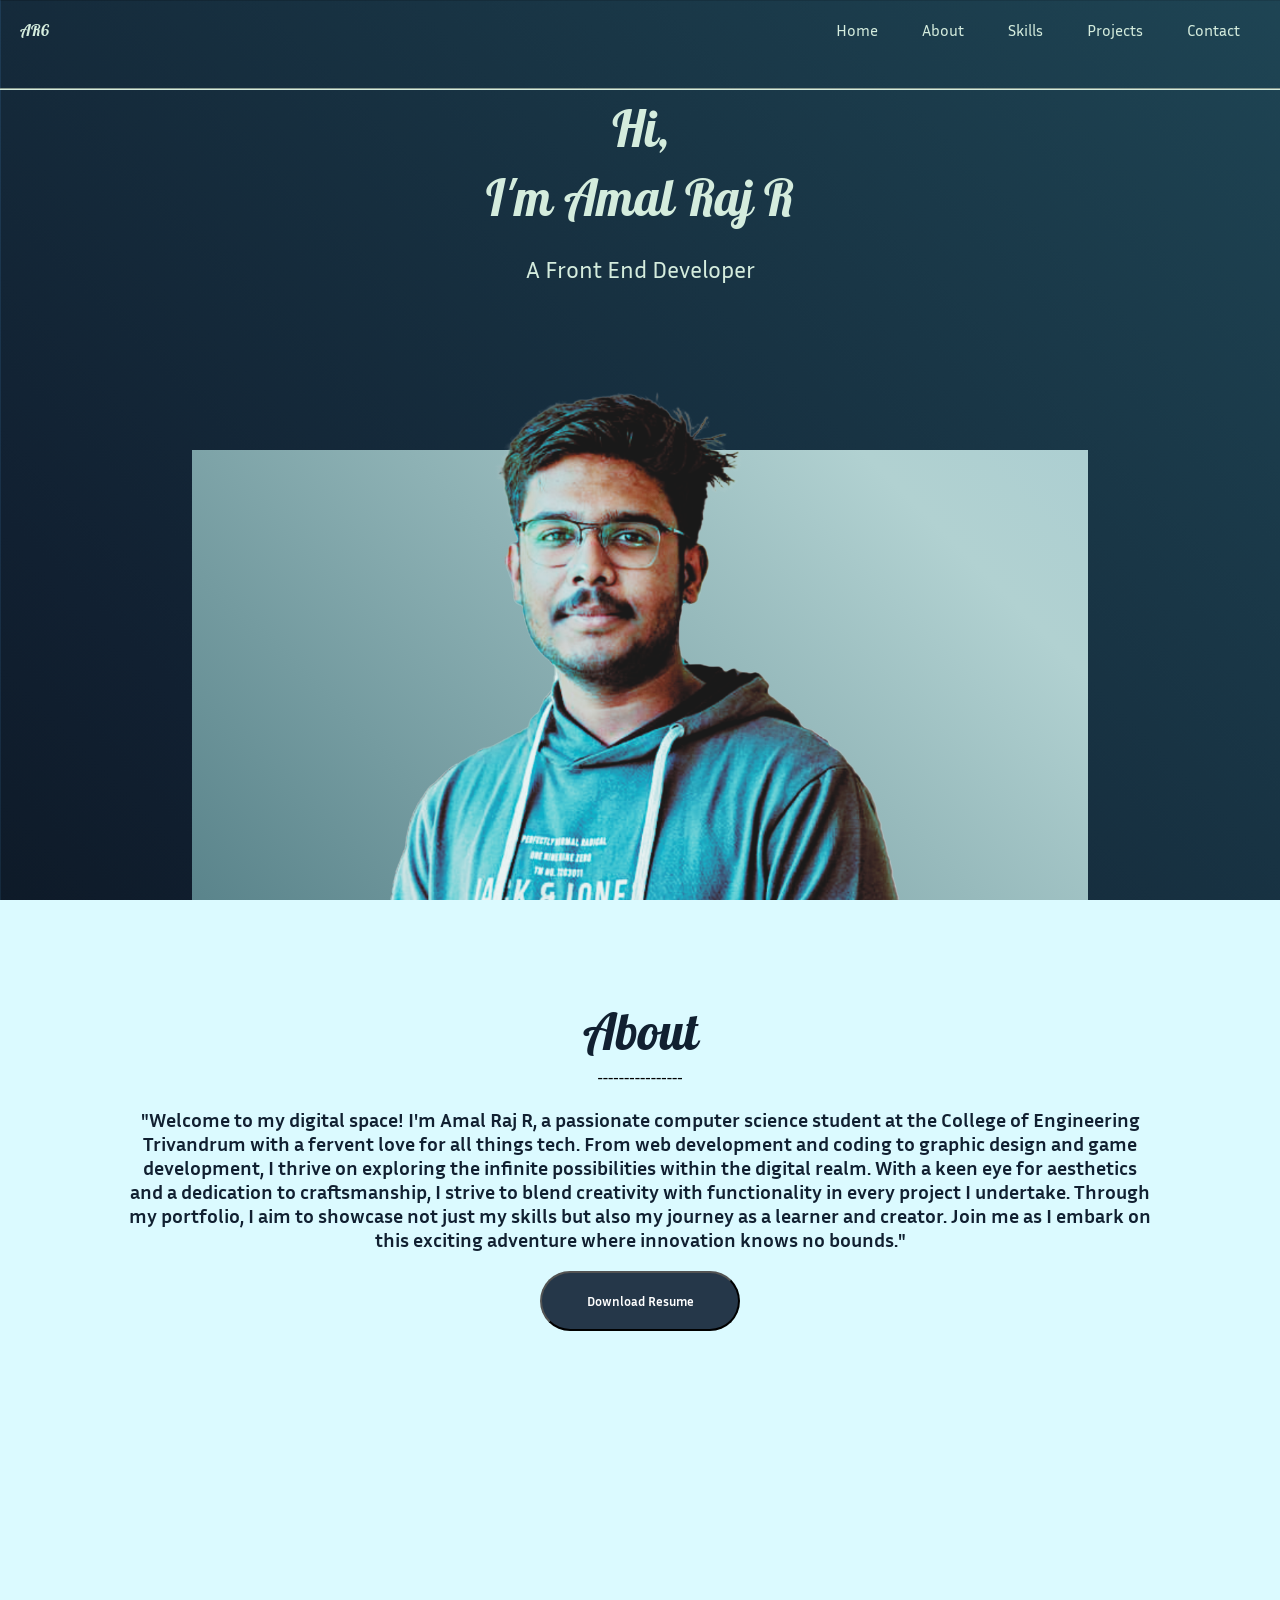
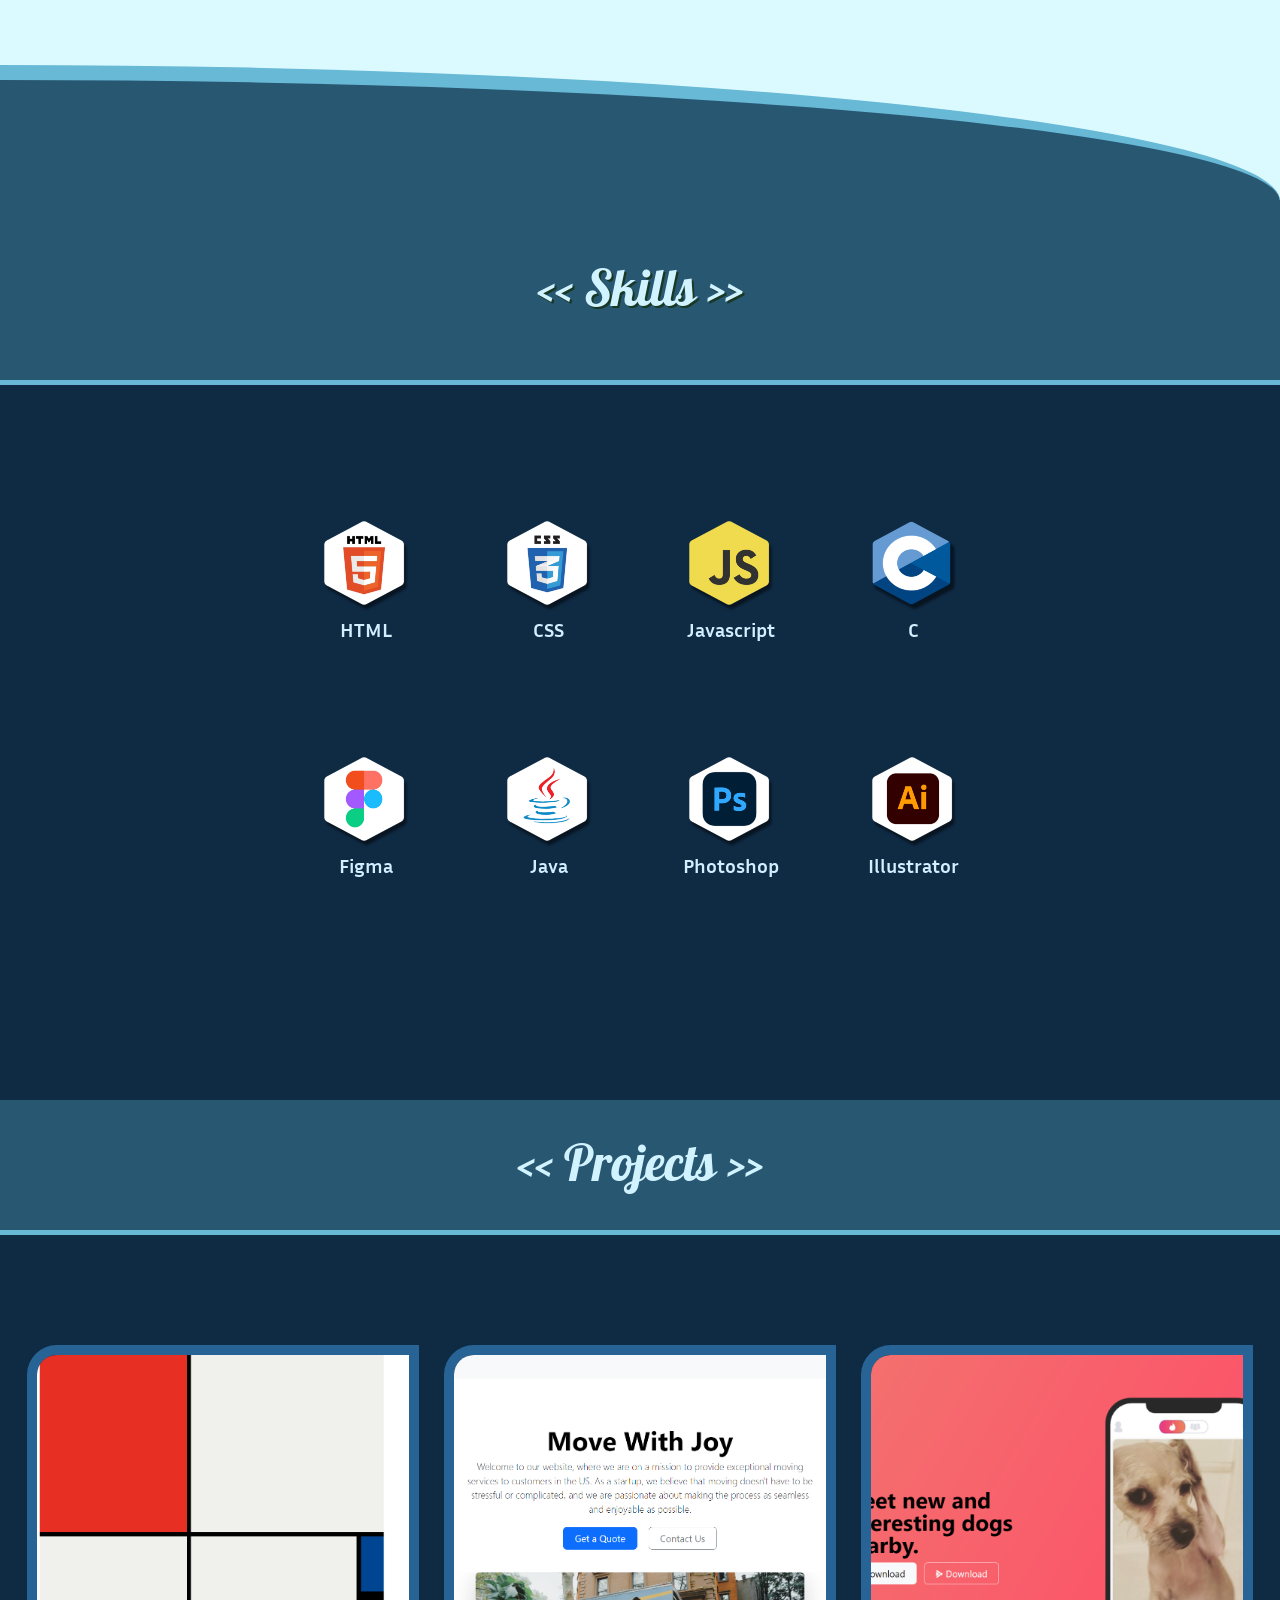
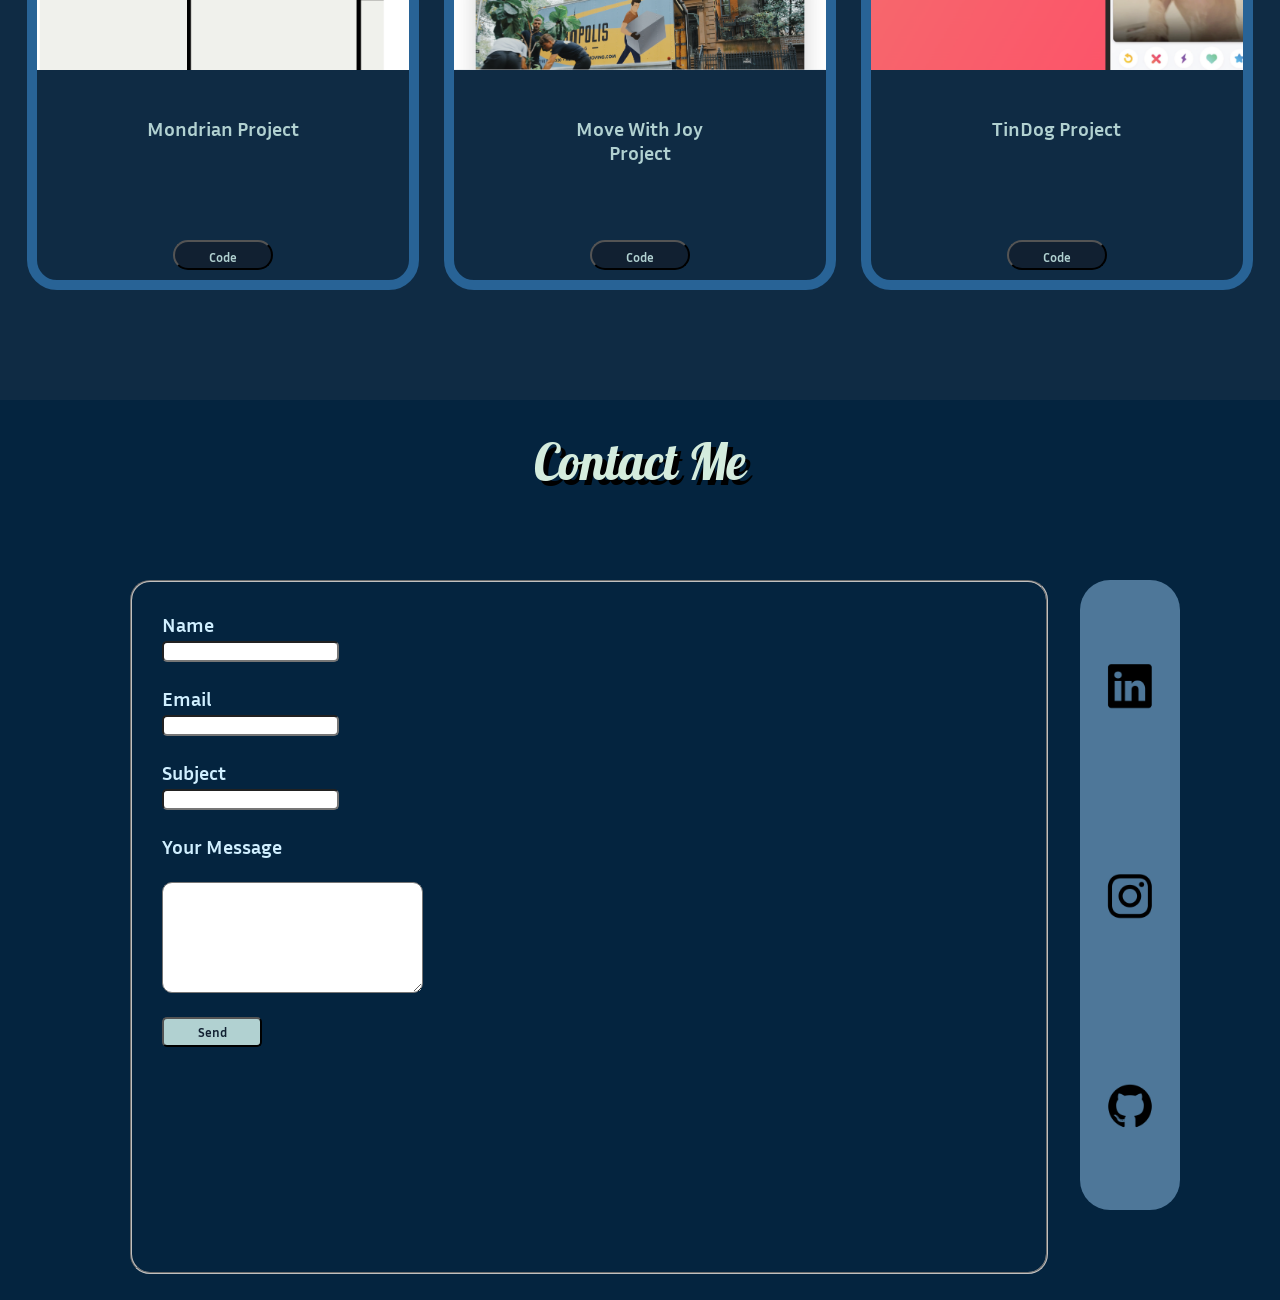
<file: index.html>
<!DOCTYPE html>
<html lang="en">
<head>
    <meta charset="UTF-8">
    <meta name="viewport" content="width=device-width, initial-scale=1.0">
    <title>Portfolio-AR6</title>
    <link rel="stylesheet" href="./style.css" />
    <link rel="preconnect" href="https://fonts.googleapis.com">
<link rel="preconnect" href="https://fonts.gstatic.com" crossorigin>
<link href="https://fonts.googleapis.com/css2?family=Borel&family=Caveat&family=Libre+Baskerville&family=Mansalva&family=Miniver&family=Pattaya&display=swap" rel="stylesheet">
<link rel="preconnect" href="https://fonts.googleapis.com">
<link rel="preconnect" href="https://fonts.gstatic.com" crossorigin>
<link href="https://fonts.googleapis.com/css2?family=Borel&family=Caveat&family=Fredoka:wght@300..700&family=Inria+Sans:ital,wght@0,300;0,400;0,700;1,300;1,400;1,700&family=Libre+Baskerville&family=Mansalva&family=Miniver&family=Pattaya&display=swap" rel="stylesheet">
</head>
<body>
<!-- Page 1 -->
<div class="page1" id="pg1">

    <div class="mainelement-container">
    
        <div class="brand-logo">AR6</div>

        <div class="title">
            <h1>Hi,</h1>
            <h1>I'm Amal Raj R</h1>
            <h2>A Front End Developer</h2>   
        </div>

        <div class="profile-container">
            <img src="./Assets/Amal_porfolio.png" class="profile" alt="profile picture" />
        </div>

    </div>
   
    <nav class="navbar">
        <div class="contents-button grouped" >
            <div class="content-line"></div>
            <div class="content-line"></div>
            <div class="content-line"></div>
            
        </div>
        
        <a href="#pg1">Home</a>
        <a href="#pg2">About</a>
        <a href="#pg3">Skills</a>
        <a href="#pg4">Projects</a>
        <a href="#pg5">Contact</a>
    </nav>

    <div class="contents-button ungrouped" >
        <div class="content-line"></div>
        <div class="content-line"></div>
        <div class="content-line"></div>
        
    </div>

    <div class="bgart1"></div>
       
</div>
<!--Page2-->
<div class="page2" id="pg2">
      
    <div class="title">
            <div class="Initial-heading">
            <h1>About</h1>
            ----------------
            </div>
        <div class="about-content">
            <p>"Welcome to my digital space! I'm Amal Raj R, a passionate computer science student at the College of Engineering Trivandrum with a fervent love for all things tech. From web development and coding to graphic design and game development, I thrive on exploring the infinite possibilities within the digital realm. With a keen eye for aesthetics and a dedication to craftsmanship, I strive to blend creativity with functionality in every project I undertake. Through my portfolio, I aim to showcase not just my skills but also my journey as a learner and creator. Join me as I embark on this exciting adventure where innovation knows no bounds."</p>
            <div class="resume-btn">
                <button>
                    
                    
                    <a id="downloadLink" href="./Assets/Resume1.pdf" download="portfolio.pdf" >
                      Download Resume</a>
                </button>
            </div>
        </div>
    </div>
                
    
    <div class="bgart2"></div>
    
    
</div>

<div class="page3" id="pg3">
    
        
    
       
        
        <div class="bgart2">
            <h1>&lt;&lt; Skills &gt;&gt;</h1>
        </div>
        <div class="skillbox">
            <div class="each_logo">
                <div class="logo_image"><img src="./Assets/html_logo.png" class="skill_logo" alt="Html_logo"/></div>
                <div class="logo_text">HTML</div>
            </div>
            <div class="each_logo">
                <div class="logo_image"><img src="./Assets/CSS_logo.png" class="skill_logo" alt="Css_logo"/></div>
                <div class="logo_text">CSS</div>
            </div>
            <div class="each_logo">
                <div class="logo_image"><img src="./Assets/javascript_logo.png" class="skill_logo" alt="javascript"/></div>
                <div class="logo_text">Javascript</div>
            </div>
            <div class="each_logo">
                <div class="logo_image"><img src="./Assets/C_logo.png" class="skill_logo" alt="C_logo"/></div>
                <div class="logo_text">C</div>
            </div>
            
            <div class="each_logo">
                <div class="logo_image"><img src="./Assets/figma.png" class="skill_logo" alt="Figma_logo"/></div>
                <div class="logo_text">Figma</div>
            </div>

            <div class="each_logo">
                <div class="logo_image"><img src="./Assets/java.png" class="skill_logo" alt="Java_logo"/></div>
                <div class="logo_text">Java</div>
            </div>
            <div class="each_logo">
                <div class="logo_image"><img src="./Assets/photoshop.png" class="skill_logo" alt="Photoshop_logo"/></div>
                <div class="logo_text">Photoshop</div>
            </div>
            <div class="each_logo">
                <div class="logo_image"><img src="./Assets/illustrator_logo.png" class="skill_logo" alt="illustrator_logo"/></div>
                <div class="logo_text">Illustrator</div>
            </div>
            
            
            
            
        </div>
    
    
</div>

<div class="page4" id="pg4">
    
        
    
       
        <div class="bgart3">
            <h1>&lt;&lt; Projects &gt;&gt;</h1>
        </div>    
        <div class="project_display">
            <div class="project_container">
                <div class="project_image"><img src="./Assets/project1.png" class="Pimag" alt="Mondrian Project"/></div>
                <div class="project_title">
                    <a href="./SampleProjects/Mondrian_Project/index.html">Mondrian Project</a>
                </div>
                <button class="project_code"><a href="https://github.com/ar610/Mondrian_prioject">Code</a></button>
            </div>
            <div class="project_container">
                <div class="project_image"><img src="./Assets/project2.png" class="Pimag" alt="Move with joy Project"/></div>
                <div class="project_title">
                    <a href="./SampleProjects/Move_with_joy/index.html">Move With Joy Project</a>
                </div>
                <button class="project_code"><a href="https://github.com/ar610/Move_with_joy">Code</a></button>
            </div>
            <div class="project_container">
                <div class="project_image"><img src="./Assets/project3.png" class="Pimag" alt="TinDog Project"/></div>
                <div class="project_title">
                    <a href="./SampleProjects/TinDog_Project/index.html">TinDog Project</a>
                </div>
                <button class="project_code"><a href="https://github.com/ar610/TinDog_Project">Code</a></button>
            </div>
        </div>       
   
</div>


<div class="page5" id="pg5">
    
        <div class="last_title">
            Contact Me

        </div>
        
            <form class="contact_form">
                <fieldset>
                    <label>Name  &ensp; </label> <br><input type="text"> <br>
                    <br>
                    <label>Email  &ensp; </label><br><input type="text"> <br>
                    <br>
                    <label>Subject &ensp;  </label><br><input type="text"> <br>
                    <br>
                    <label>Your Message</Label>
                    <br>
                    <br>
                    <textarea cols="30" rows="7">
                    </textarea>
                    <br>
                    <button class="Message_btn">Send</button>
                </fieldset>
            </form>

        <div class="social">
            
            <a href="https://www.linkedin.com/in/amal-raj-r-0b1ab6292"><div class="social_icon"><img src="./Assets/linkedin.png" class="contact_icons" alt="linkedin logo"></div></a>
            <a href="https://www.instagram.com/amal_r_6?igsh=MXAzNXZlNGN5eGNscw=="><div class="social_icon"><img src="./Assets/instagram.png" class="contact_icons" alt="instagram logo"></div></a>
            <a href="https://github.com/ar610"><div class="social_icon"><img src="./Assets/github.png"  class="contact_icons" alt="github logo"></div></a>
    
        </div>
       
        
                
    
   

    
    
</div>      
            
          
            
        
    



<script src="https://ajax.googleapis.com/ajax/libs/jquery/3.7.1/jquery.min.js"></script>
<script src="./index.js" charset="UTF-8"></script>    
</body>
</html>
</file>
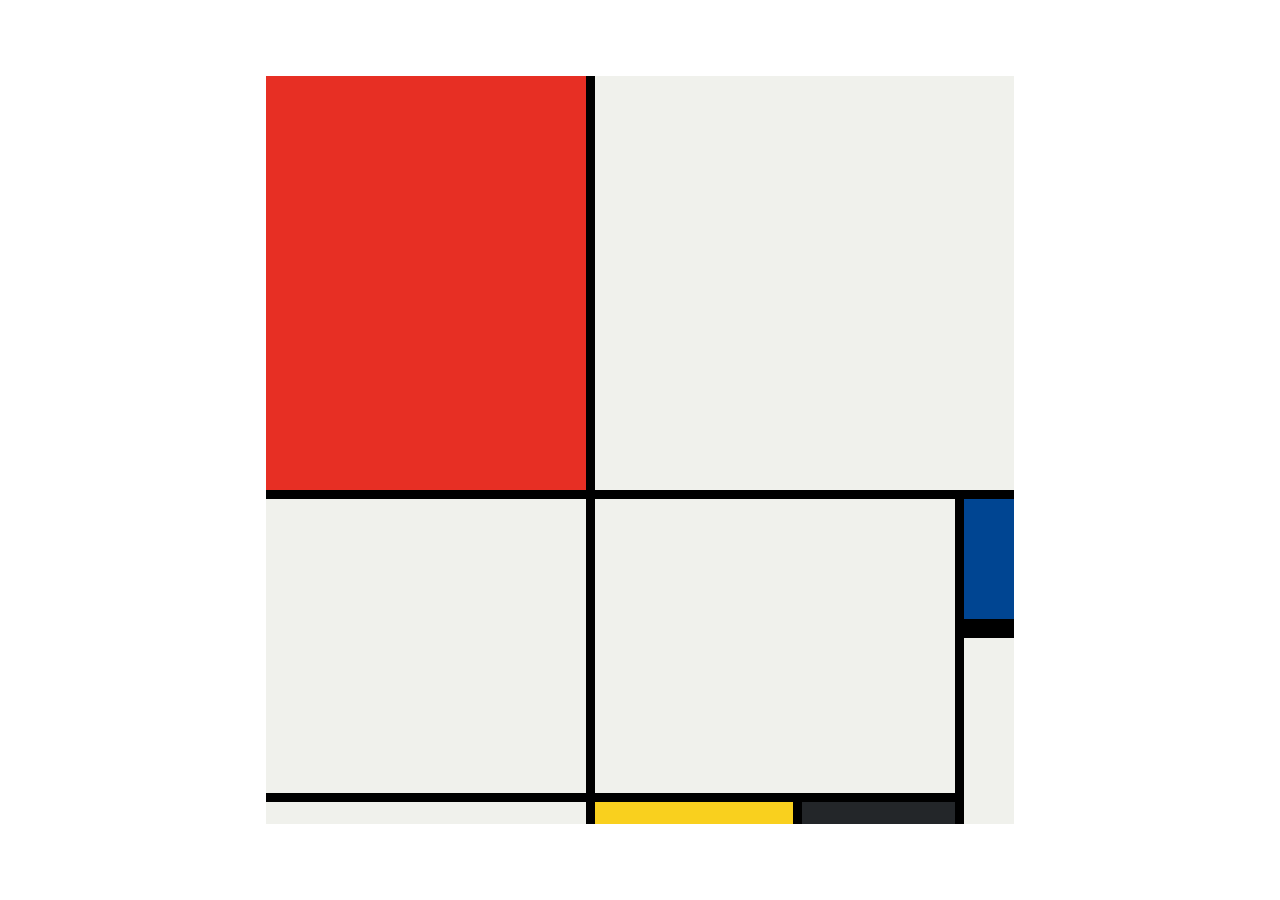
<file: SampleProjects/10.3 Mondrian Project/index.html>
<!DOCTYPE html>
<html lang="en">

<head>
  <meta charset="UTF-8">
  <meta name="viewport" content="width=device-width, initial-scale=1.0">
  <title>Mondrian Project</title>
  <style>
    /* 
    Write your CSS here 
    Line Colour: #000
    White: #F0F1EC
    Red: #E72F24
    Black: #232629
    Blue: #004592
    Yellow: #F9D01E
    */
    body {
      display: flex;
      justify-content: center;
      align-items: center;
      height: 100vh;
      margin: 0;
      padding: 0;
    }

    .container {
      height: 748px;
      width: 748px;
      display: grid;
      background-color: #000;
      grid-template-columns: 320px 198px 153px 50px;
      grid-template-rows: 414px 130px 155px 22px;
      gap: 9px;
    }

    .item {
      background-color: #F0F1EC;
    }

    .red {
      background-color: #E72F24;
    }

    .white1 {
      grid-column: span 3;
    }

    .white2 {
      grid-row: span 2;
    }

    .white3 {
      grid-area: 2 / 2 / 4 /4
    }

    .blue {
      background-color: #004592;
      border-bottom: 10px solid #000;
    }

    .white4 {
      grid-row: span 2;
    }

    .yellow {
      background-color: #F9D01E;
    }

    .black {
      background-color: #232629;
    }
  </style>
</head>

<body>
  <!-- Write your HTML here -->

  <div class="container">
    <div class="item red"></div>
    <div class="item white1"></div>
    <div class="item white2"></div>
    <div class="item white3"></div>

    <div class="item blue"></div>
    <div class="item white4"></div>

    <div class="item"></div>
    <div class="item yellow"></div>
    <div class="item black"></div>
  </div>
</body>

</html>
</file>
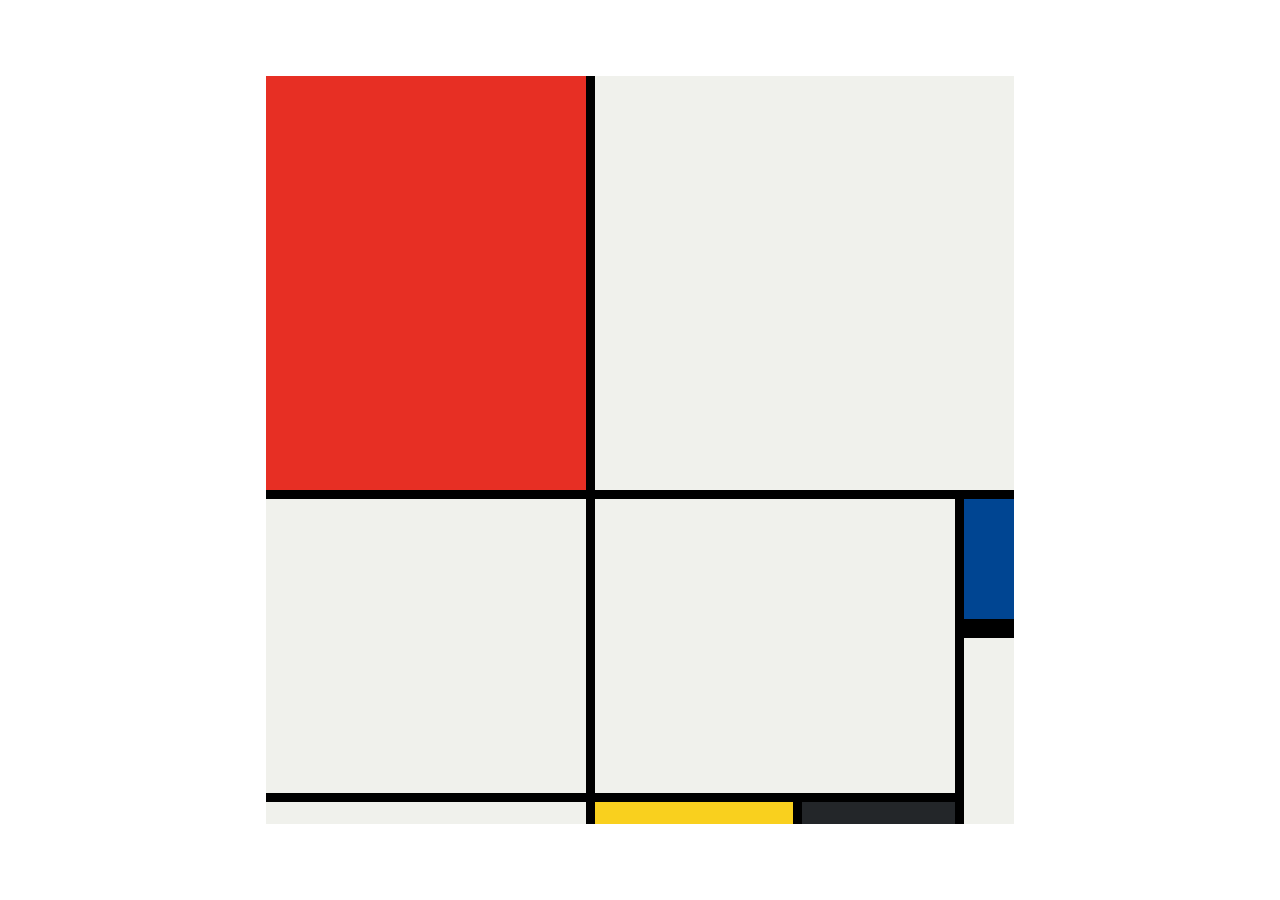
<file: SampleProjects/Mondrian_Project/index.html>
<!DOCTYPE html>
<html lang="en">

<head>
  <meta charset="UTF-8">
  <meta name="viewport" content="width=device-width, initial-scale=1.0">
  <title>Mondrian Project</title>
  <style>
   
    body {
      display: flex;
      justify-content: center;
      align-items: center;
      height: 100vh;
      margin: 0;
      padding: 0;
    }

    .container {
      height: 748px;
      width: 748px;
      display: grid;
      background-color: #000;
      grid-template-columns: 320px 198px 153px 50px;
      grid-template-rows: 414px 130px 155px 22px;
      gap: 9px;
    }

    .item {
      background-color: #F0F1EC;
    }

    .red {
      background-color: #E72F24;
    }

    .white1 {
      grid-column: span 3;
    }

    .white2 {
      grid-row: span 2;
    }

    .white3 {
      grid-area: 2 / 2 / 4 /4
    }

    .blue {
      background-color: #004592;
      border-bottom: 10px solid #000;
    }

    .white4 {
      grid-row: span 2;
    }

    .yellow {
      background-color: #F9D01E;
    }

    .black {
      background-color: #232629;
    }
  </style>
</head>

<body>
  

  <div class="container">
    <div class="item red"></div>
    <div class="item white1"></div>
    <div class="item white2"></div>
    <div class="item white3"></div>

    <div class="item blue"></div>
    <div class="item white4"></div>

    <div class="item"></div>
    <div class="item yellow"></div>
    <div class="item black"></div>
  </div>
</body>

</html>
</file>
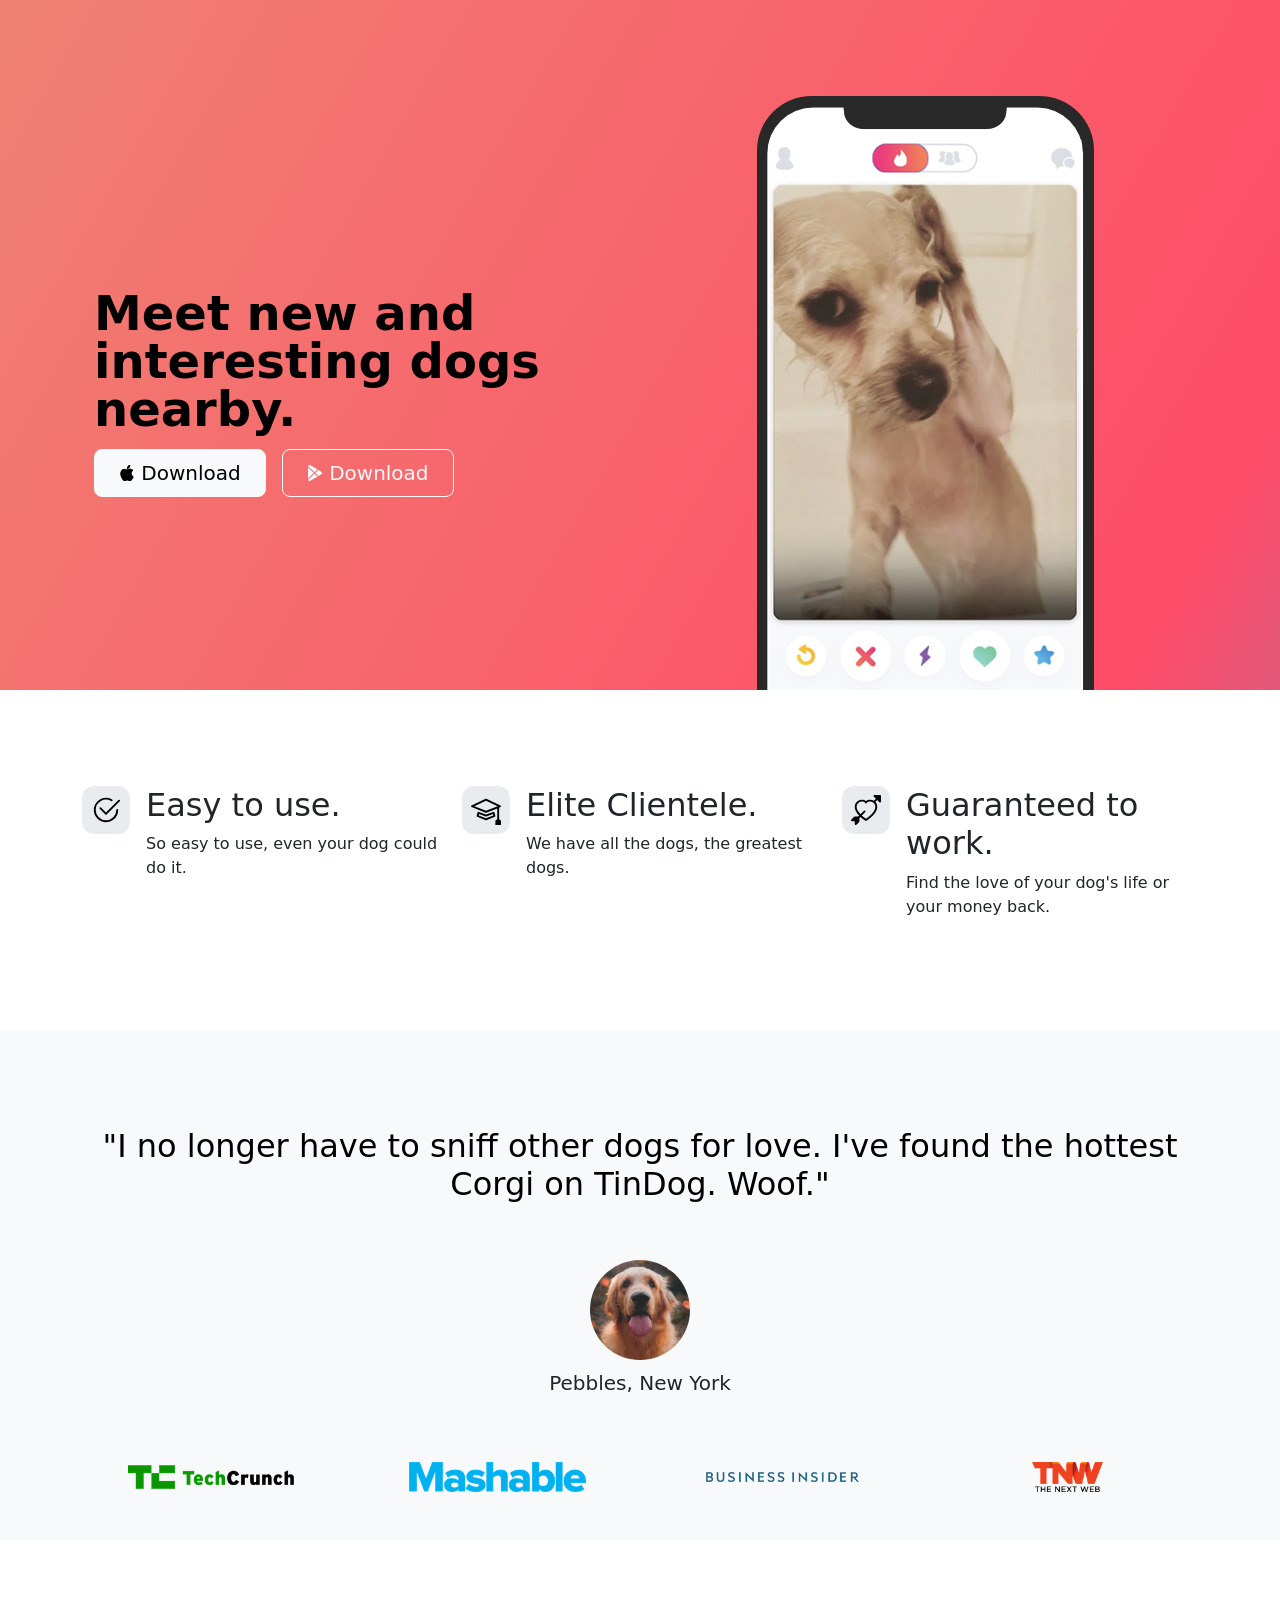
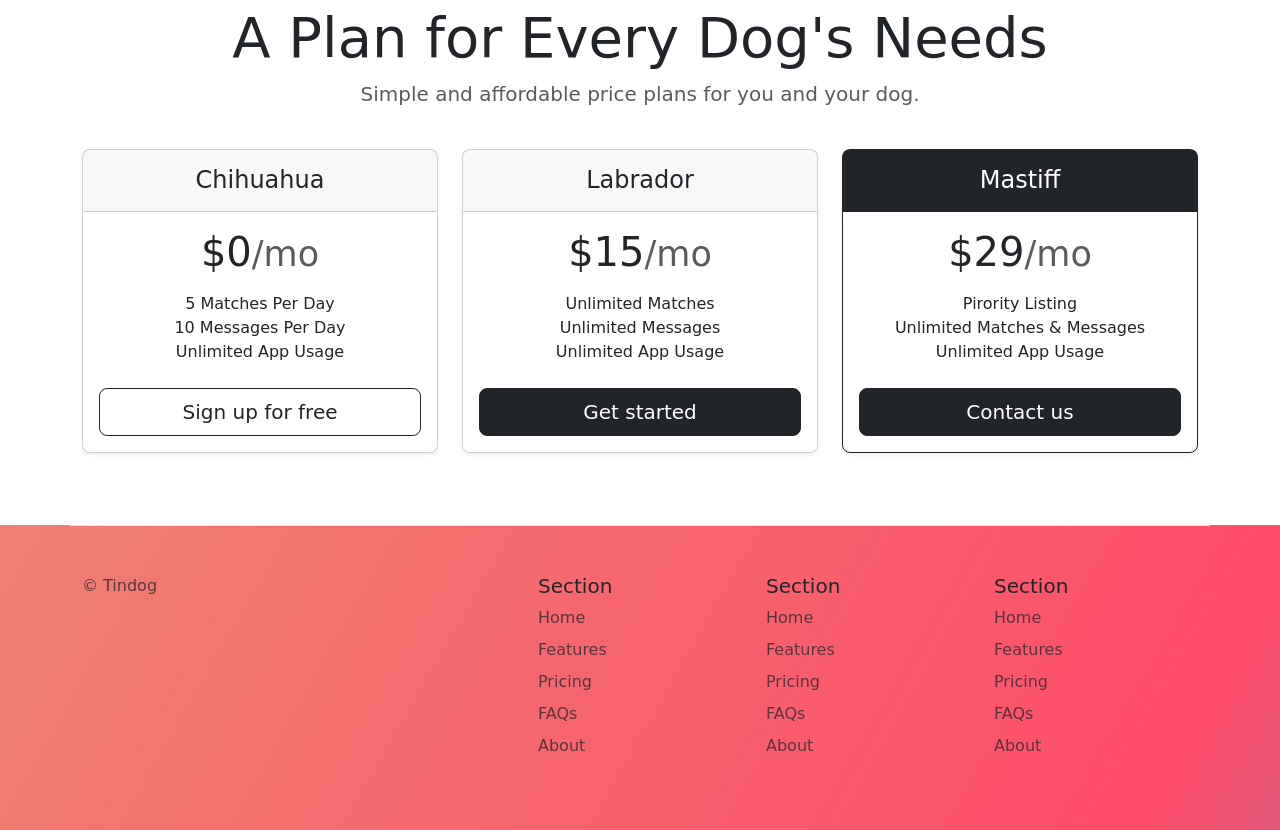
<file: SampleProjects/TinDog_Project/index.html>
<!DOCTYPE html>
<html lang="en">

<head>
  <meta charset="UTF-8">
  <meta name="viewport" content="width=device-width, initial-scale=1.0">
  <title>TinDog</title>
  <link href="https://cdn.jsdelivr.net/npm/bootstrap@5.3.0-alpha3/dist/css/bootstrap.min.css" rel="stylesheet"
    integrity="sha384-KK94CHFLLe+nY2dmCWGMq91rCGa5gtU4mk92HdvYe+M/SXH301p5ILy+dN9+nJOZ" crossorigin="anonymous">
  <link rel="stylesheet" href="./css/style.css">
</head>

<body>



  <section id="title" class="gradient-background">

    <div class="container col-xxl-8 px-4 pt-5">
      <div class="row flex-lg-row-reverse align-items-center g-5 pt-5">
        <div class="col-10 col-sm-8 col-lg-6">
          <img src="./images/iphone.png" class="d-block mx-lg-auto img-fluid" alt="Bootstrap Themes" height="200"
            loading="lazy">
        </div>
        <div class="col-lg-6">
          <h1 class="display-5 fw-bold text-body-emphasis lh-1 mb-3">Meet new and interesting dogs nearby.</h1>

          <div class="d-grid gap-2 d-md-flex justify-content-md-start">
            <button type="button" class="btn btn-light btn-lg px-4 me-md-2"><svg xmlns="http://www.w3.org/2000/svg"
                width="16" height="16" fill="currentColor" class="bi bi-apple mb-1" viewBox="0 0 16 16">
                <path
                  d="M11.182.008C11.148-.03 9.923.023 8.857 1.18c-1.066 1.156-.902 2.482-.878 2.516.024.034 1.52.087 2.475-1.258.955-1.345.762-2.391.728-2.43Zm3.314 11.733c-.048-.096-2.325-1.234-2.113-3.422.212-2.189 1.675-2.789 1.698-2.854.023-.065-.597-.79-1.254-1.157a3.692 3.692 0 0 0-1.563-.434c-.108-.003-.483-.095-1.254.116-.508.139-1.653.589-1.968.607-.316.018-1.256-.522-2.267-.665-.647-.125-1.333.131-1.824.328-.49.196-1.422.754-2.074 2.237-.652 1.482-.311 3.83-.067 4.56.244.729.625 1.924 1.273 2.796.576.984 1.34 1.667 1.659 1.899.319.232 1.219.386 1.843.067.502-.308 1.408-.485 1.766-.472.357.013 1.061.154 1.782.539.571.197 1.111.115 1.652-.105.541-.221 1.324-1.059 2.238-2.758.347-.79.505-1.217.473-1.282Z" />
                <path
                  d="M11.182.008C11.148-.03 9.923.023 8.857 1.18c-1.066 1.156-.902 2.482-.878 2.516.024.034 1.52.087 2.475-1.258.955-1.345.762-2.391.728-2.43Zm3.314 11.733c-.048-.096-2.325-1.234-2.113-3.422.212-2.189 1.675-2.789 1.698-2.854.023-.065-.597-.79-1.254-1.157a3.692 3.692 0 0 0-1.563-.434c-.108-.003-.483-.095-1.254.116-.508.139-1.653.589-1.968.607-.316.018-1.256-.522-2.267-.665-.647-.125-1.333.131-1.824.328-.49.196-1.422.754-2.074 2.237-.652 1.482-.311 3.83-.067 4.56.244.729.625 1.924 1.273 2.796.576.984 1.34 1.667 1.659 1.899.319.232 1.219.386 1.843.067.502-.308 1.408-.485 1.766-.472.357.013 1.061.154 1.782.539.571.197 1.111.115 1.652-.105.541-.221 1.324-1.059 2.238-2.758.347-.79.505-1.217.473-1.282Z" />
              </svg> Download</button>
            <button type="button" class="btn btn-outline-light btn-lg px-4"><svg xmlns="http://www.w3.org/2000/svg"
                width="16" height="16" fill="currentColor" class="bi bi-google-play mb-1" viewBox="0 0 16 16">
                <path
                  d="M14.222 9.374c1.037-.61 1.037-2.137 0-2.748L11.528 5.04 8.32 8l3.207 2.96 2.694-1.586Zm-3.595 2.116L7.583 8.68 1.03 14.73c.201 1.029 1.36 1.61 2.303 1.055l7.294-4.295ZM1 13.396V2.603L6.846 8 1 13.396ZM1.03 1.27l6.553 6.05 3.044-2.81L3.333.215C2.39-.341 1.231.24 1.03 1.27Z" />
              </svg> Download</button>
          </div>
        </div>
      </div>
    </div>
  </section>
 
  <section id="features">
    <div class="container mt-5">
      <div class="row g-4 py-5 row-cols-1 row-cols-lg-3">
        <div class="col d-flex align-items-start">
          <div
            class="icon-square text-body-emphasis bg-body-secondary d-inline-flex align-items-center justify-content-center fs-4 flex-shrink-0 me-3">
            <svg xmlns="http://www.w3.org/2000/svg" height="30" fill="currentColor" class="bi bi-check2-circle"
              viewBox="0 0 16 16">
              <path
                d="M2.5 8a5.5 5.5 0 0 1 8.25-4.764.5.5 0 0 0 .5-.866A6.5 6.5 0 1 0 14.5 8a.5.5 0 0 0-1 0 5.5 5.5 0 1 1-11 0z" />
              <path
                d="M15.354 3.354a.5.5 0 0 0-.708-.708L8 9.293 5.354 6.646a.5.5 0 1 0-.708.708l3 3a.5.5 0 0 0 .708 0l7-7z" />
            </svg>
          </div>
          <div>
            <h3 class="fs-2">Easy to use.</h3>
            <p>So easy to use, even your dog could do it.</p>

          </div>
        </div>
        <div class="col d-flex align-items-start">
          <div
            class="icon-square text-body-emphasis bg-body-secondary d-inline-flex align-items-center justify-content-center fs-4 flex-shrink-0 me-3">
            <svg xmlns="http://www.w3.org/2000/svg" height="30" fill="currentColor" class="bi bi-mortarboard"
              viewBox="0 0 16 16">
              <path
                d="M8.211 2.047a.5.5 0 0 0-.422 0l-7.5 3.5a.5.5 0 0 0 .025.917l7.5 3a.5.5 0 0 0 .372 0L14 7.14V13a1 1 0 0 0-1 1v2h3v-2a1 1 0 0 0-1-1V6.739l.686-.275a.5.5 0 0 0 .025-.917l-7.5-3.5ZM8 8.46 1.758 5.965 8 3.052l6.242 2.913L8 8.46Z" />
              <path
                d="M4.176 9.032a.5.5 0 0 0-.656.327l-.5 1.7a.5.5 0 0 0 .294.605l4.5 1.8a.5.5 0 0 0 .372 0l4.5-1.8a.5.5 0 0 0 .294-.605l-.5-1.7a.5.5 0 0 0-.656-.327L8 10.466 4.176 9.032Zm-.068 1.873.22-.748 3.496 1.311a.5.5 0 0 0 .352 0l3.496-1.311.22.748L8 12.46l-3.892-1.556Z" />
            </svg>
          </div>
          <div>
            <h3 class="fs-2">Elite Clientele.</h3>
            <p>We have all the dogs, the greatest dogs.</p>

          </div>
        </div>
        <div class="col d-flex align-items-start">
          <div
            class="icon-square text-body-emphasis bg-body-secondary d-inline-flex align-items-center justify-content-center fs-4 flex-shrink-0 me-3">
            <svg xmlns="http://www.w3.org/2000/svg" height="30" fill="currentColor" class="bi bi-arrow-through-heart"
              viewBox="0 0 16 16">
              <path fill-rule="evenodd"
                d="M2.854 15.854A.5.5 0 0 1 2 15.5V14H.5a.5.5 0 0 1-.354-.854l1.5-1.5A.5.5 0 0 1 2 11.5h1.793l.53-.53c-.771-.802-1.328-1.58-1.704-2.32-.798-1.575-.775-2.996-.213-4.092C3.426 2.565 6.18 1.809 8 3.233c1.25-.98 2.944-.928 4.212-.152L13.292 2 12.147.854A.5.5 0 0 1 12.5 0h3a.5.5 0 0 1 .5.5v3a.5.5 0 0 1-.854.354L14 2.707l-1.006 1.006c.236.248.44.531.6.845.562 1.096.585 2.517-.213 4.092-.793 1.563-2.395 3.288-5.105 5.08L8 13.912l-.276-.182a21.86 21.86 0 0 1-2.685-2.062l-.539.54V14a.5.5 0 0 1-.146.354l-1.5 1.5Zm2.893-4.894A20.419 20.419 0 0 0 8 12.71c2.456-1.666 3.827-3.207 4.489-4.512.679-1.34.607-2.42.215-3.185-.817-1.595-3.087-2.054-4.346-.761L8 4.62l-.358-.368c-1.259-1.293-3.53-.834-4.346.761-.392.766-.464 1.845.215 3.185.323.636.815 1.33 1.519 2.065l1.866-1.867a.5.5 0 1 1 .708.708L5.747 10.96Z" />
            </svg>
          </div>
          <div>
            <h3 class="fs-2">Guaranteed to work.</h3>
            <p>Find the love of your dog's life or your money back.</p>

          </div>
        </div>
      </div>
    </div>
  </section>
 
  <section id="testimonial">
    <div class="my-5">
      <div class="p-5 text-center bg-body-tertiary">
        <div class="container py-5">
          <h2 class="text-body-emphasis">"I no longer have to sniff other dogs for love. I've found the hottest Corgi on
            TinDog. Woof."</h2>
          <img class="profile-img mt-5" src="./images/dog-img.jpg" alt="dog image">
          <p class="col-lg-8 mx-auto lead mt-2">
            Pebbles, New York
          </p>
        </div>

        <div class="container">
          <div class="row">
            <div class="col-lg-3 col-sm-12">
              <img src="./images/techcrunch.png" alt="techcrunch" height="30">
            </div>
            <div class="col-lg-3 col-sm-12">
              <img src="./images/mashable.png" alt="mashable" height="30">
            </div>
            <div class="col-lg-3 col-sm-12">
              <img src="./images/bizinsider.png" alt="bizinsider" height="30">
            </div>
            <div class="col-lg-3 col-sm-12">
              <img src="./images/tnw.png" alt="tnw" height="30">
            </div>
          </div>
        </div>
      </div>
    </div>
  </section>
  
  <section id="pricing">
    <div class="container">
      <div class="pricing-header p-3 pb-md-4 mx-auto text-center">
        <h2 class="display-4 fw-normal">A Plan for Every Dog's Needs</h2>
        <p class="fs-5 text-body-secondary">Simple and affordable price plans for you and your dog.
      </div>
      <div class="row row-cols-1 row-cols-md-3 mb-3 text-center">
        <div class="col">
          <div class="card mb-4 rounded-3 shadow-sm">
            <div class="card-header py-3">
              <h4 class="my-0 fw-normal">Chihuahua</h4>
            </div>
            <div class="card-body">
              <h1 class="card-title pricing-card-title">$0<small class="text-body-secondary fw-light">/mo</small></h1>
              <ul class="list-unstyled mt-3 mb-4">
                <li>5 Matches Per Day</li>
                <li>10 Messages Per Day</li>
                <li>Unlimited App Usage</li>
              </ul>
              <button type="button" class="w-100 btn btn-lg btn-outline-dark">Sign up for free</button>
            </div>
          </div>
        </div>
        <div class="col">
          <div class="card mb-4 rounded-3 shadow-sm">
            <div class="card-header py-3">
              <h4 class="my-0 fw-normal">Labrador</h4>
            </div>
            <div class="card-body">
              <h1 class="card-title pricing-card-title">$15<small class="text-body-secondary fw-light">/mo</small></h1>
              <ul class="list-unstyled mt-3 mb-4">
                <li>Unlimited Matches</li>
                <li>Unlimited Messages</li>
                <li>Unlimited App Usage</li>
              </ul>
              <button type="button" class="w-100 btn btn-lg btn-dark">Get started</button>
            </div>
          </div>
        </div>
        <div class="col">
          <div class="card mb-4 rounded-3 shadow-sm border-dark">
            <div class="card-header py-3 text-bg-dark border-dark">
              <h4 class="my-0 fw-normal">Mastiff</h4>
            </div>
            <div class="card-body">
              <h1 class="card-title pricing-card-title">$29<small class="text-body-secondary fw-light">/mo</small></h1>
              <ul class="list-unstyled mt-3 mb-4">
                <li>Pirority Listing</li>
                <li>Unlimited Matches & Messages</li>
                <li>Unlimited App Usage</li>
              </ul>
              <button type="button" class="w-100 btn btn-lg btn-dark">Contact us</button>
            </div>
          </div>
        </div>
      </div>
    </div>
  </section>
  
  <section id="contact" class="gradient-background">
    <div class="container ">
      <footer class="row row-cols-1 row-cols-sm-2 row-cols-md-5 py-5 mt-5 border-top">
        <div class="col mb-3">

          <p class="text-body-secondary">© Tindog</p>
        </div>

        <div class="col mb-3">

        </div>

        <div class="col mb-3">
          <h5>Section</h5>
          <ul class="nav flex-column">
            <li class="nav-item mb-2"><a href="#" class="nav-link p-0 text-body-secondary">Home</a></li>
            <li class="nav-item mb-2"><a href="#" class="nav-link p-0 text-body-secondary">Features</a></li>
            <li class="nav-item mb-2"><a href="#" class="nav-link p-0 text-body-secondary">Pricing</a></li>
            <li class="nav-item mb-2"><a href="#" class="nav-link p-0 text-body-secondary">FAQs</a></li>
            <li class="nav-item mb-2"><a href="#" class="nav-link p-0 text-body-secondary">About</a></li>
          </ul>
        </div>

        <div class="col mb-3">
          <h5>Section</h5>
          <ul class="nav flex-column">
            <li class="nav-item mb-2"><a href="#" class="nav-link p-0 text-body-secondary">Home</a></li>
            <li class="nav-item mb-2"><a href="#" class="nav-link p-0 text-body-secondary">Features</a></li>
            <li class="nav-item mb-2"><a href="#" class="nav-link p-0 text-body-secondary">Pricing</a></li>
            <li class="nav-item mb-2"><a href="#" class="nav-link p-0 text-body-secondary">FAQs</a></li>
            <li class="nav-item mb-2"><a href="#" class="nav-link p-0 text-body-secondary">About</a></li>
          </ul>
        </div>

        <div class="col mb-3">
          <h5>Section</h5>
          <ul class="nav flex-column">
            <li class="nav-item mb-2"><a href="#" class="nav-link p-0 text-body-secondary">Home</a></li>
            <li class="nav-item mb-2"><a href="#" class="nav-link p-0 text-body-secondary">Features</a></li>
            <li class="nav-item mb-2"><a href="#" class="nav-link p-0 text-body-secondary">Pricing</a></li>
            <li class="nav-item mb-2"><a href="#" class="nav-link p-0 text-body-secondary">FAQs</a></li>
            <li class="nav-item mb-2"><a href="#" class="nav-link p-0 text-body-secondary">About</a></li>
          </ul>
        </div>
      </footer>
    </div>
  </section>
</body>

</html>
</file>
<file: style.css>
/* Body */
body{
    position: relative;
    background-color: #112031;
}
body{
    height: 100vh;
    width: 100%;
    background: linear-gradient(45deg,#000000,#112031,#214c5b,#4689c8);
    
    background-size: 300% 300%;
    animation: color 7s ease-in-out infinite;
    padding:0px;
    margin:0px;
}
@keyframes color{
    0%{
        background-position: 0 50%;
    }
    
   
    
    50%{
    background-position: 100% 50%;
    }
    100%{
    background-position: 0 50%;
    
    }
}

/********************* Page 1 ***********************/
/*background */
.page1{
    position: relative;
    height:100vh;
    width:100vw;

}
/*container for element except navbar and bgart*/
.page1 .mainelement-container{
    height: 100%;
    display:grid;
    grid-template-columns:1fr 1fr 1fr ;
    grid-template-rows:10% 30% 60%;
    position: relative;
}
/* Navbar */
.page1 .navbar{
    position: absolute;
    z-index: 10;
    top:0px;
    right:0px;
    padding:20px; 
    
    
   
}
.navbar a{
    padding: 20px;
    color:#D4ECDD;
    font-family: "Inria Sans", sans-serif;
    font-weight: 500 ;
    font-style: normal;
}
.navbar a:hover{
    color:lightgreen;
}
a{
    text-decoration: none;
}
/*Content Button*/
.contents-button{
    display:flex;
    flex-direction:column;
    width:25px;
    height:25px;
    float:left;
    padding-right: 20px;
    top:0px;
    justify-content: space-around;
    visibility: hidden;
    
    

}
.content-line{
    background-color: white;
    width:100%;
    height:10%;
    border-radius:100px;
    
}
.contents-button.ungrouped{
    position:absolute;
    z-index: 20;
    top:0px;
    right:0px;
    padding:20px;
   
}
/* Brand Logo */
.brand-logo{
    padding:20px;
    font-family: "Pattaya", sans-serif;
    font-weight: 400;
    font-style: normal;
    color:#D4ECDD;
    border-bottom:2px solid #D4ECDD ;
    border-bottom-style: groove;
    grid-area: 1/1/2/4;     
}

/* Profile-pic */
.page1 .profile-container{
    grid-area: 3/2/4/3;
    display: flex;
    justify-content: center;
}
.profile{
    height: 100%;
}
/* Title */
.page1 .title{
    text-align: center;
    grid-area: 2/1/3/4;
    padding-top:7px;
}
.page1 h1{
    color:#D4ECDD;
    font-family: "Pattaya", sans-serif;
    font-weight: 400;
    font-style: normal;
    font-size: 50px;;
    margin:0px;     
}
h2{
    color:#D4ECDD;
    font-family: "Inria Sans", sans-serif;
    font-weight: 500 ;
    font-style: normal;
}
/*Bgart*/
.page1 .bgart1{
    position: absolute;
    width: 70%;
    height: 50%;
    left:15%;
    top:50%;
    background-color: #b1d1d1;
    z-index: -3;
    
}
.page1 .bgart1{
   
    background: linear-gradient(45deg,#144653,#b1d1d1,#8cbed5);
    
    background-size: 300% 300%;
    animation: color 12s ease-in-out infinite;
}
.page3 .skillbox{
    padding: 100px;
}
/**************************** Page 1 Responsive ************************/
@media(max-width: 475px){
    /* Navbar */
    .page1 .navbar{
        visibility: hidden;
    }
    .page1 .contents-button.ungrouped{
        visibility: unset;
    }
    .page1 .navbar{
        position: absolute;
        z-index: 10;
        top:0px;
        
        
        display:flex;
        flex-direction: column;
        width:100%;
        justify-content: center;
        align-items: center;
        background-color: black;
        padding:0px;
        opacity: 90%;

    }
    
    .navbar a:hover{
        color:lightgreen;
    }
    .page1 a{
        text-decoration: none;
        width:80%;
        text-align: center;
        border:1px solid white;
        border-left-width: 0px;
        border-right-width: 0px;
        
    }
    /*Content Button*/
    .contents-button{
        display:flex;
        flex-direction:column;
        width:25px;
        height:25px;
        float:left;
        padding: 20px;
        top:0px;
        justify-content: space-around;
        

    }
    .content-line{
        background-color: white;
        width:100%;
        height:10%;
        border-radius:100px;
    
    }
    .page1 .mainelement-container{
        height: 100%;
        display:grid;
        grid-template-columns:100% ;
        grid-template-rows:10% 30% 60%;
        position: relative;
    }
    .page1 .title{
    
        text-align: center;
        grid-area: 1/1/2/4;
        
    }
    .page1 h1{
        
        font-size: 2.5rem;
        margin:0px;     
    }
    h2{
        color:#D4ECDD;
        font-family: "Inria Sans", sans-serif;
        font-weight: 500 ;
        font-style: normal;
    }
    .page1 .bgart1{
        display:none;
    }
    .page1 .profile-container{
        border-top-left-radius: 50px;
        border-bottom-left-radius: 50px;
        border-width:0px;
        background-color: #b1d1d1;
        overflow:hidden;
    }



    
    /* Brand Logo */
    .brand-logo{
       
        grid-area: 1/1/2/2;     
    }
    
    /* Profile-pic */
    .page1 .profile-container{
        grid-area: 3/1/4/2;
        display:flex;
        justify-content: center;
        height:20em;
        width:100%;
    }
    
    .page1 .title{
        text-align: center;
        grid-area: 2/1/3/2;
        padding-top:7px;
    }
   
} 
/************************************* Page 2 ***************************************/
.page2{    
    height: 100vh;    
    display:grid;
    grid-template-columns:10% 80% 10% ;
    grid-template-rows:10% 75% 15%;
    position: relative;
    width:100%;
    background-color:#dbfaff ;    
}
.page2 .title{
    text-align: center;
    grid-area: 2/2/3/3;
}
.page2 h1{
    color:#112031;
    font-family: "Pattaya", sans-serif;
    font-weight: 400;
    font-style: normal;
    font-size: 50px;
    margin:0px;  
      
      
}

.Initial-heading>h1{
    margin-top: 10px;
}

.about-content p{
    text-align: center;
    color:#112031;
    font-family: "Inria Sans", sans-serif;
    font-weight: 700 ;
    font-size: 20px;
    font-style: normal;
}




.page2 .bgart2{
    grid-area: 3/1/4/4;
    background-color: #285772;
    width:100%;
    height: 90%;    
    border-radius: 0% 100% 0% 0%;
    border-style: solid;
    border-top-color: #68b9d6;       
    border-width: 0px;
    border-top-width: 15px;


}
.resume-btn{
    position:absolute;
    width:50%;
    left:25%;
    display:flex;
    justify-content: center;
    align-items: center;
    


}
.resume-btn button{
    background-color: #253749;
    height: 60px;
    width: 200px;
    border-radius: 30px;
    color:white;
    font-family: "Inria Sans", sans-serif;
    font-weight: 700 ;  
    font-style: normal;
    display:flex;
    justify-content: center;
    align-items: center;
}

.resume-btn img{
    width: 20px;
}
/************************************* Page 2 Responsive ***************************************/
@media(max-width: 475px){
    
    
    .page2{    
            
        display:grid;
        grid-template-columns:10% 80% 10% ;
        grid-template-rows:90% 10%;
          
    }
    .page2 .title{
        
        grid-area: 1/2/2/3;
    }
    .page2 .bgart2{
        grid-area: 2/1/3/4;
       
    
    }
    
   
    .about-content p{
        
      
      font-size: 18px;
      
    }
    .page2 h1{
        font-size:36px;
        margin-top: 50px;
    }
    
    
    .resume-btn button{
        background-color: #112031;
        height: 30px;
        width: 150px;
        border-radius: 30px;
        color:#b1d1d1;
    
        font-family: "Inria Sans", sans-serif;
      font-weight: 700 ;
      
      font-style: normal;
      
    }
    .resume-btn span:hover{
        color:lightgreen
    }
}
/************************************ Page3 ******************************************/
.page3{
    background-color: #0f2b44 ;
    height: 100vh;
    display:grid;
    grid-template-columns:10% 80% 10%;
    grid-template-rows:20% 70% 10% ;
    position: relative;
}
.page3 h1{
    color:#d1f3ff;
    
        font-family: "Pattaya", sans-serif;
        font-weight: 400;
        font-style: normal;
        font-size: 50px;;
        margin:0px;
}

.page3  .bgart2{
    background-color:#285772 ;
    width:100%;
    height: 20%;
    
    
    top: 0px;
    left:0px;
    border-radius: 0% 0% 0% 0%;
    border-width: 0px;
    border-style: solid;
    position: absolute;
    z-index: 6;
    display: flex;
    justify-content: center;
    align-items: center;
    border-bottom-width: 5px;
    border-bottom-color:#68b9d6;
    
}
.bgart2 h1{
    font-size: 50px;
color: #d1f3ff;
text-shadow: 2px 2px #193824;
}


.page3 .skillbox{
    grid-area: 2/2/3/3;
    display:flex;
    flex-wrap: wrap;
    justify-content: center;
    align-items: center;
    gap: 10%;
    padding:100px;
}
.skill_logo{
    width:5em;
    
}
.each_logo{
    display: inline-block;
    
    text-align: center;
    color:#D0EFFF;
    font-family: "Inria Sans", sans-serif;
    font-weight: 700 ;
    font-size: 20px;
    font-style: normal;
}
#downloadLink{
    color: #ffffff;
}


/********************************** Page 3 Responsive *********************************************/
@media(max-width: 475px){
    
    
    .bgart2 h1{
        font-size: 36px;
    
    }
    .page3  .bgart2{
        background-color:#285772 ;
        width:100%;
        height: 20%;
        
        
        top: 0px;
        left:0px;
        border-radius: 0% 0% 0% 0%;
        border-width: 0px;
        border-style: solid;
        position: absolute;
        z-index: 6;
        display: flex;
        justify-content: center;
        align-items: center;
        border-bottom-width: 5px;
        border-bottom-color:#68b9d6;
        
    }
    
    .page3 {
    
        grid-template-columns:100%;
        grid-template-rows:20% 80% ;
       
    }
    .skill_logo{
        width:5rem;
        
    }
    .page3 .skillbox{
        grid-area: 2/1/3/2;
        padding:50px;
        
    }
}

/********************************** Page 4 *********************************************/

.page4{
   
    background-color: #0F2B44;
    height: 100vh;
    display:grid;
    grid-template-columns:1fr;
    grid-template-rows:15% 10% 65% 10% ;
    position: relative;
}
.project_display{
    grid-area: 3/1/4/2;
    display:flex;
    flex-wrap: wrap;
    justify-content: space-around;
    gap: 10px;
    padding:20px;
    

}


.project_image{
    width:100%;
    height:60%;
}
.project_container{
    display: flex;
    flex-direction: column;
    text-align: center;
    color:#D0EFFF;
    font-family: "Inria Sans", sans-serif;
    font-weight: 700 ;
    font-size: 20px;
    font-style: normal;
    width:30%;
    align-items: center;
    border:10px solid #286396;
    border-radius:30px;
    border-top-right-radius: 0%;
    background-color: #0F2B44;
    overflow: hidden;
    position:relative;
    
  
}
.project_title{
    width:100%;
    height:35%;
    position: relative;
}
.project_code{
    width:60px;
    height:40px;
    position: absolute;
    bottom:10px;
}
.project_container a{
    position: absolute;
    top:25%;
    width:50%;
    left:25%;
    color:#b1d1d1;
    font-family: "Inria Sans", sans-serif;
    font-weight: 700 ;
    font-style: normal;
}
.project_container button{
    background-color: #112031;
    height: 30px;
    width: 100px;
    border-radius: 20px;
}
.Pimag{
    width: 100%;
    height: 100%;
    object-fit: cover;
}
.page4  .bgart3{
    grid-area: 1/1/2/2;
    background-color:#285772 ;
    border-width: 0px;
    border-style: solid;
    display:flex;
    justify-content: center;
    align-items: center;
    border-bottom-width: 5px;
    border-bottom-color:#68b9d6;
}
.page4 h1{
    color:#d1f3ff;
    font-family: "Pattaya", sans-serif;
    font-weight: 400;
    font-style: normal;
    font-size: 50px;;
    margin:0px;
}
.project_title a:hover{
    color: lightgreen;
}
.project_code a:hover{
    color:lightgreen;
}
/************************************* Page 4 Responsive *******************************/
@media(max-width: 475px){
    .page4 h1{
        font-size: 36px;
    }
    .project_display{
        display:flex;
        flex-direction: column;
        flex-wrap: nowrap;
        justify-content: center;
        align-items: center;
        gap: 10px;
        padding:20px;
    }
    .project_container{
        width:80%;
        height:30%;
        display:grid;
        grid-template-columns:50% 5% 40% 5%;
        grid-template-rows: 50% 5% 40% 5%;
        border-width:5px;
    }
    .project_image{
        width:100%;
        height:100%;
        grid-area:1/1/5/2;
        
    }
    .project_title{
        grid-area:1/3/2/4;
        height:100%;
        width:100%;
    }
    .project_code{
        grid-area:3/3/4/4;
        background-color: #112031;
        border-radius: 20px;
    } 
    .project_title a{
       width:100%;
       position:absolute;
       left:0;
       font-size:15px;
    }
}
/************************************  Page 5 *********************************/
.page5{ 
    height: 100vh;
    display:grid;
    grid-template-columns:10% auto 30px  100px 100px;
    grid-template-rows:20% 70% 10%;
    position: relative;
    background-color: #04243f; 
}
.contact_form{
    grid-area:2/2/3/3;
    position: relative;
    color:#D0EFFF;
    font-family: "Inria Sans", sans-serif;
    font-weight: 700 ;
    font-size: 20px;
    font-style: normal;
    gap: 30px;
    border-radius: 10px;
    display:flex; 
}
fieldset{
    width:100%;
    height:100%;
    border-radius:20px;
}
.last_title{
    grid-area:1/1/2/6;
    font-family: "Pattaya", sans-serif;
    font-weight: 400;
    font-style: normal; 
    color:#D4ECDD;
    text-align: center;
    font-size:50px;
    margin-top: 30px;
    text-shadow: 5px 5px black;
}
input{
    border-radius:5px;
}
.social{
    grid-area: 2/4/3/5;
    display: inline-flex;
    flex-direction: column;
    justify-content: space-around;
    align-items: center;
    background-color:#4e7799 ;
    border-radius: 30px;
}
.social_icon{  
    width:50px;
    height: 50px;   
}
.contact_icons{
    width:100%;
    height:100%;
}
textarea{
    border-radius: 10px;
}
.Message_btn{
    background-color: #b1d1d1;
    height: 30px;
    width: 100px;
    border-radius: 5px;
    color:#112031;
    font-family: "Inria Sans", sans-serif;
    font-weight: 700 ;
    font-style: normal;
    margin:20px;
    margin-left: 0px;
}
fieldset{
    padding:30px;
}
/************************************** Page 5 Respnsive ************************************/
@media(max-width: 475px){
    .page5{
        display:grid;
        grid-template-columns:10% auto 10%;
        grid-template-rows:20% 60% 5% 7% 8%; 
    }
    
    .contact_form{
        grid-area:2/2/3/3;
        font-size: 15px;
    }
    
    .last_title{
        grid-area:1/1/2/4;
        font-size:36px;
    }
    .social{
        grid-area: 4/2/5/3;
        display: flex;
        flex-direction: row;
        justify-content: space-around;
        align-items: center;
        border-radius:10px;
    }
    .social_icon{
        width:30px;
        height: 30px; 
    } 
}
.page1{
    position: relative;
    height:100vh;
    width:100vw;

}
.page2{
    position: relative;
    height:100vh;
    width:100vw;

}
.page3{
    position: relative;
    height:100vh;
    width:100vw;

}
.page4{
    position: relative;
    height:100vh;
    width:100vw;
    

}
.page5{
    position: relative;
    height:100vh;
    width:100vw;

}
</file>
<file: SampleProjects/TinDog_Project/css/style.css>
.gradient-background {
  background: linear-gradient(300deg, #00bfff, #ff4c68, #ef8172);
  background-size: 180% 180%;
  animation: gradient-animation 18s ease infinite;
}

@keyframes gradient-animation {
  0% {
    background-position: 0% 50%;
  }
  50% {
    background-position: 100% 50%;
  }
  100% {
    background-position: 0% 50%;
  }
}

.icon-square {
  width: 3rem;
  height: 3rem;
  border-radius: 0.75rem;
}

.profile-img {
  border-radius: 50%;
  height: 100px;
}
</file>
